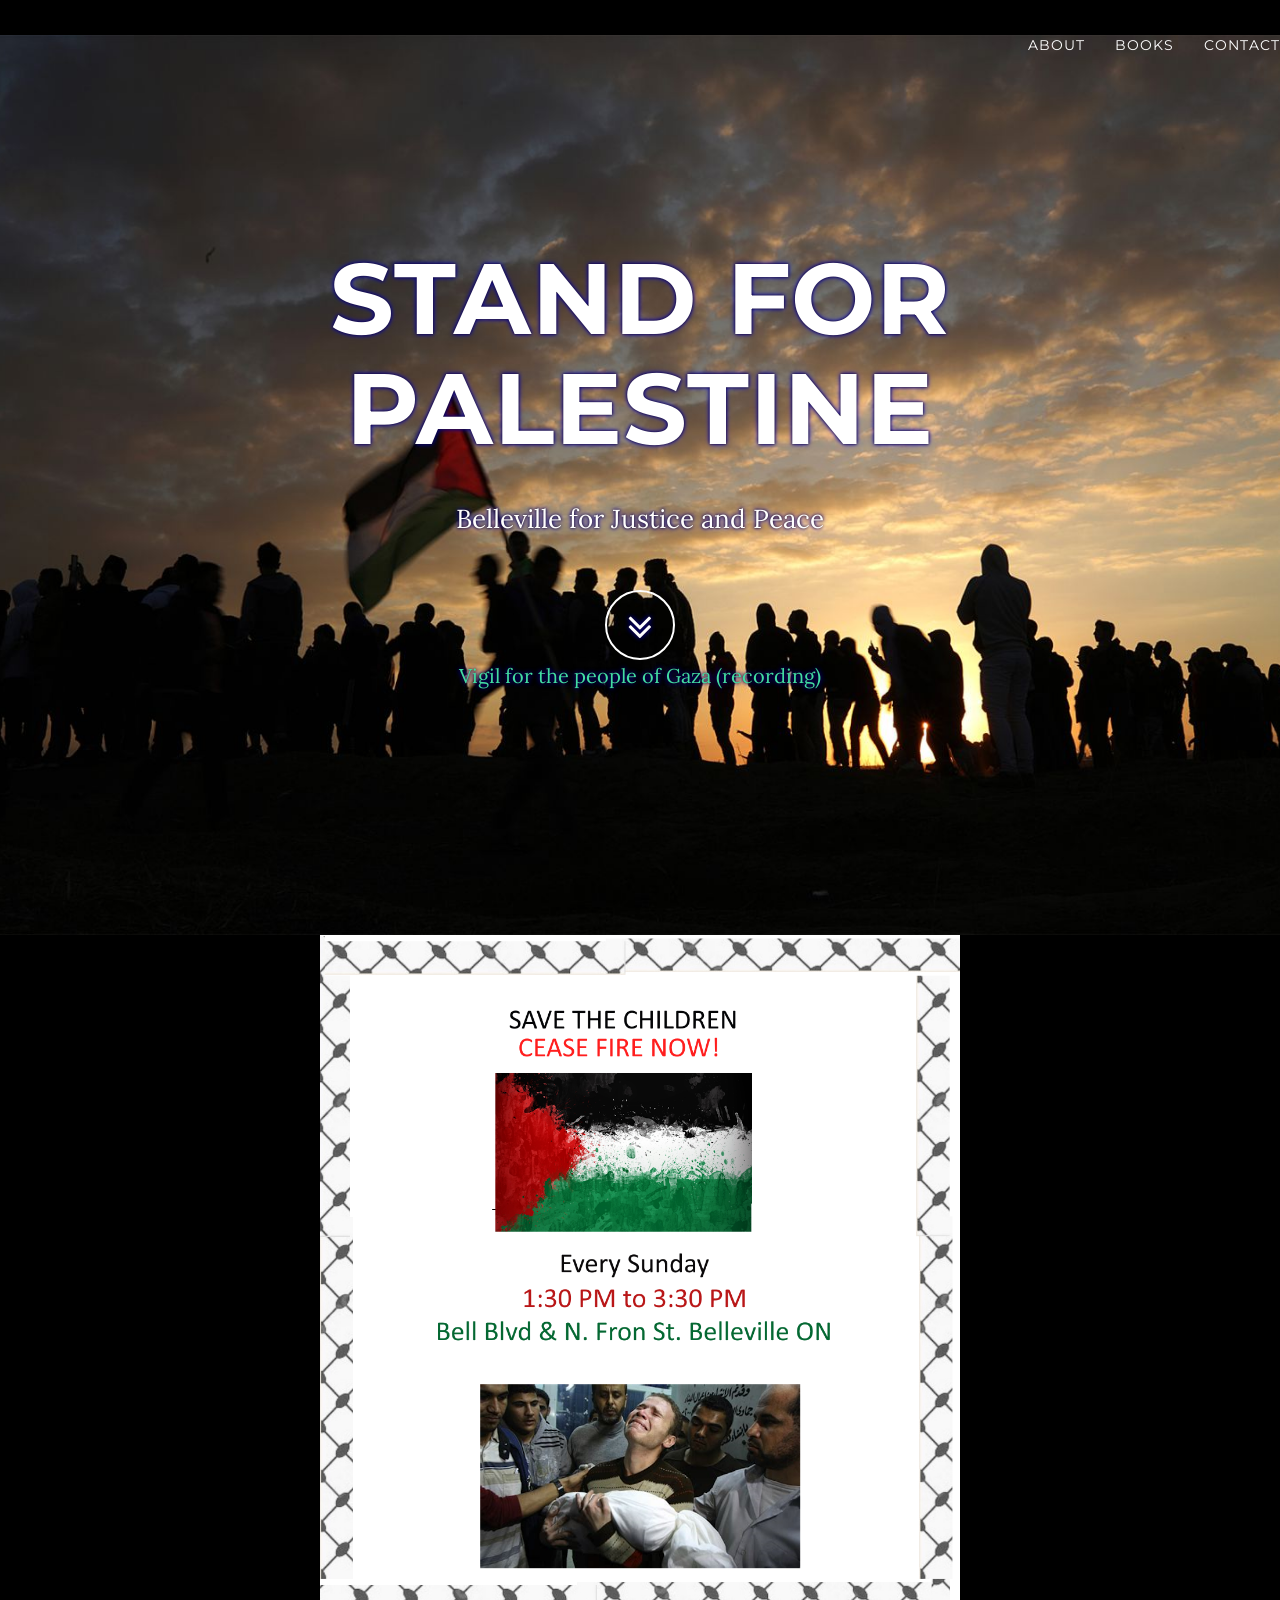
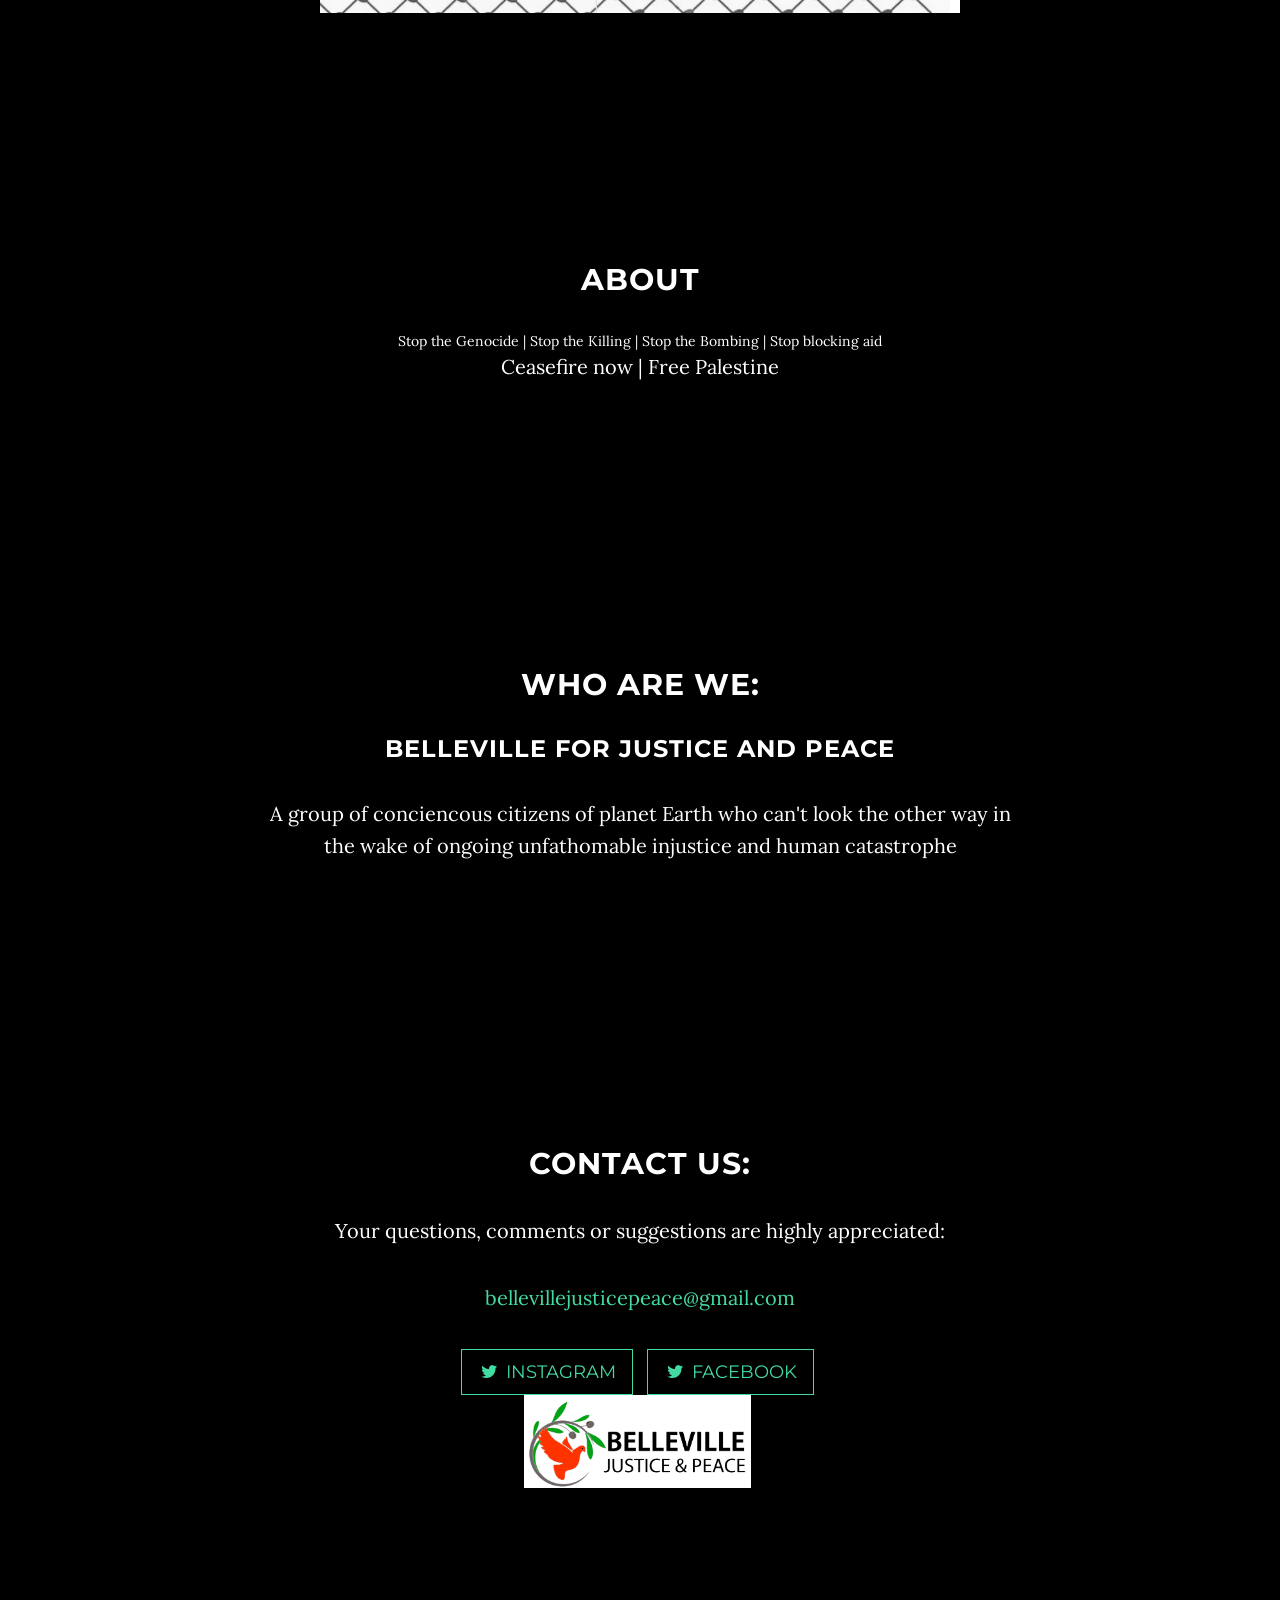
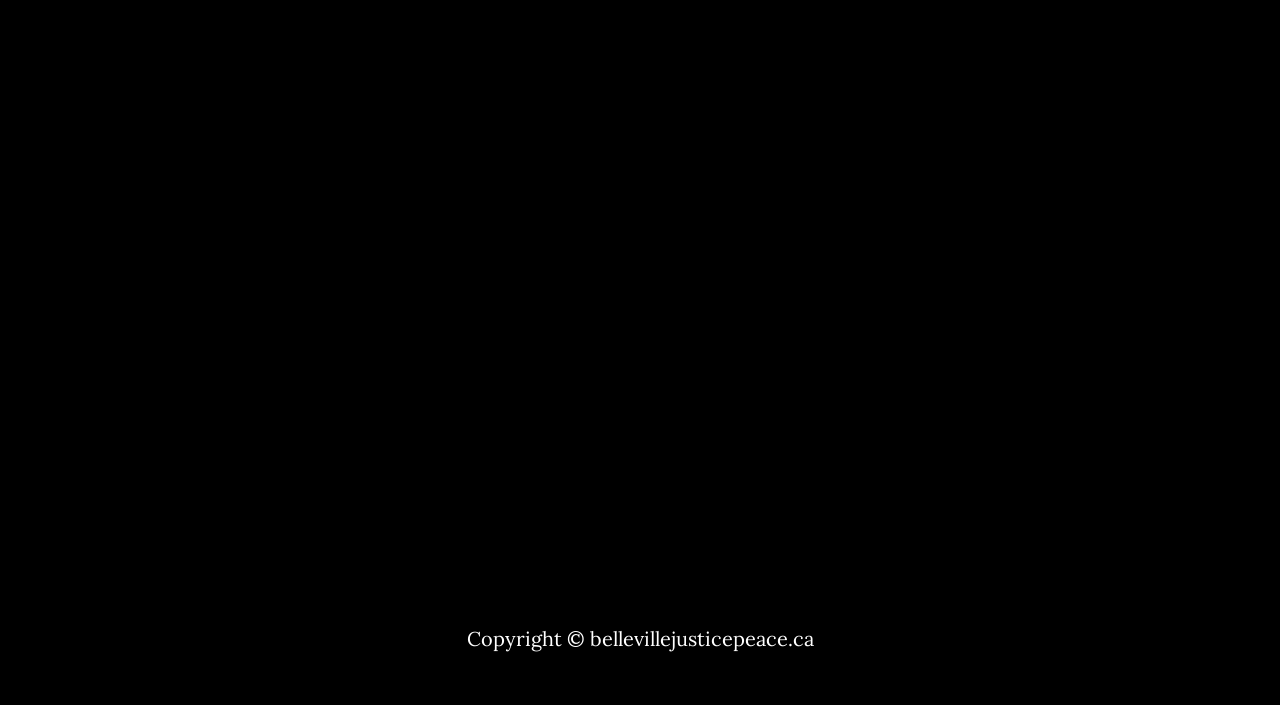
<file: index.html>
<!DOCTYPE html>
<html lang="en">

<head>

    <meta charset="utf-8">
    <meta http-equiv="X-UA-Compatible" content="IE=edge">
    <meta name="viewport" content="width=device-width, initial-scale=1">
    <meta name="description" content="">
    <meta name="author" content="">

    <title>Free Free Palestine</title>

    <!-- Bootstrap Core CSS -->
    <link href="css/bootstrap.min.css" rel="stylesheet">

    <!-- Custom CSS -->
    <link href="css/grayscale.css" rel="stylesheet">

    <!-- Custom Fonts -->
    <link href="font-awesome/css/font-awesome.min.css" rel="stylesheet" type="text/css">
    <link href="http://fonts.googleapis.com/css?family=Lora:400,700,400italic,700italic" rel="stylesheet" type="text/css">
    <link href="http://fonts.googleapis.com/css?family=Montserrat:400,700" rel="stylesheet" type="text/css">

    <!-- HTML5 Shim and Respond.js IE8 support of HTML5 elements and media queries -->
    <!-- WARNING: Respond.js doesn't work if you view the page via file:// -->
    <!--[if lt IE 9]>
        <script src="https://oss.maxcdn.com/libs/html5shiv/3.7.0/html5shiv.js"></script>
        <script src="https://oss.maxcdn.com/libs/respond.js/1.4.2/respond.min.js"></script>
    <![endif]-->

</head>

<body id="page-top" data-spy="scroll" data-target=".navbar-fixed-top">

    <!-- Navigation -->
    <nav class="navbar navbar-custom navbar-fixed-top" role="navigation">
        <!-- div class="container">
            <div class="navbar-header">
                <button type="button" class="navbar-toggle" data-toggle="collapse" data-target=".navbar-main-collapse">
                    <i class="fa fa-bars"></i>
                </button>
                <a class="navbar-brand page-scroll" href="#page-top">
                    <i class="fa fa-play-circle"></i>  <span class="light">Start</span> Bootstrap
                </a>
            </div -->

            <!-- Collect the nav links, forms, and other content for toggling -->
            <div class="collapse navbar-collapse navbar-right navbar-main-collapse">
                <ul class="nav navbar-nav">
                    <!-- Hidden li included to remove active class from about link when scrolled up past about section -->
                    <li class="hidden">
                        <a href="#page-top"></a>
                    </li>
                    <li>
                        <a class="page-scroll" href="#about">About</a>
                    </li>
                    <li>
                        <a href="/books/">Books</a>
                    </li>
                    <li>
                        <a class="page-scroll" href="#contact">Contact</a>
                    </li>
                </ul>
            </div>
            <!-- /.navbar-collapse -->
        </div>
        <!-- /.container -->
    </nav>

<p>

    <!-- Intro Header -->
    <header class="intro">
        <div class="intro-body">
            <div class="container">
                <div class="row">
                    <div class="col-md-8 col-md-offset-2">
                        <h1 class="brand-heading">Stand for Palestine</h1>
	
                        <p class="intro-text">Belleville for Justice and Peace</p>
                        <a href="#about" class="btn btn-circle page-scroll">
                            <i class="fa fa-angle-double-down animated"></i>
                        </a>
		<p><a href=https://youtu.be/JEOHJ2IHMQM>Vigil for the people of Gaza (recording)</a>
                    </div>
                </div>
            </div>
        </div>
    </header>


    <center>
        <image src="img/Palestine-Press.png" width=50% height=auto></image>
    </center>

    <!-- About Section -->
    <section id="about" class="container content-section text-center">
        <div class="row">
            <div class="col-lg-8 col-lg-offset-2">
                <h2>About</h2>
				Stop the Genocide | Stop the Killing | Stop the Bombing | Stop blocking aid
				<p>Ceasefire now | Free Palestine
				
				</p>
            </div>
        </div>
    </section>

    <section id="about" class="container content-section text-center">
        <div class="row">
            <div class="col-lg-8 col-lg-offset-2">
                <h2>Who are we:</h2>
                <h3>Belleville for Justice and Peace</h3>
				<p>A group of conciencous citizens of planet Earth who can't look the other way in the wake of ongoing unfathomable injustice and human catastrophe</b>
				</p>
            </div>
        </div>
    </section>

    <!-- Contact Section -->
    <section id="contact" class="container content-section text-center">
        <div class="row">
            <div class="col-lg-8 col-lg-offset-2">
                <h2>Contact us:</h2>
                <p>Your questions, comments or suggestions are highly appreciated:</p>
                <p><a href="mailto:bellevillejusticepeace@gmail.com">bellevillejusticepeace@gmail.com</a>
                </p>

                <ul class="list-inline banner-social-buttons">
                    <li>
                        <a href="https://www.instagram.com/bellevilleforjusticeandpeace" class="btn btn-default btn-lg"><i class="fa fa-twitter fa-fw"></i> <span class="network-name">Instagram</span></a>
                    </li>
                  <li>
                        <a href="https://www.facebook.com/belleville.for.justice/" class="btn btn-default btn-lg"><i class="fa fa-twitter fa-fw"></i> <span class="network-name">Facebook</span></a>
                    </li>
<!--
                    <li>
                        <a href="https://github.com/IronSummitMedia/startbootstrap" class="btn btn-default btn-lg"><i class="fa fa-github fa-fw"></i> <span class="network-name">Github</span></a>
                    </li>
                    <li>
                        <a href="https://plus.google.com/+Startbootstrap/posts" class="btn btn-default btn-lg"><i class="fa fa-google-plus fa-fw"></i> <span class="network-name">Google+</span></a>
                    </li>
                </ul>
-->
            <p>
            <img src="img/logo.png" width="30%" />
            </div>
        </div>
    </section>

    <!-- Map Section -->
    <div id="map"></div>

    <!-- Footer -->
    <footer>
        <div class="container text-center">
            <p>Copyright &copy; bellevillejusticepeace.ca</p>
        </div>
    </footer>

    <!-- jQuery -->
    <script src="js/jquery.js"></script>

    <!-- Bootstrap Core JavaScript -->
    <script src="js/bootstrap.min.js"></script>

    <!-- Plugin JavaScript -->
    <script src="js/jquery.easing.min.js"></script>

    <!-- Google Maps API Key - Use your own API key to enable the map feature. More information on the Google Maps API can be found at https://developers.google.com/maps/ -->
    <!-- script type="text/javascript" src="https://maps.googleapis.com/maps/api/js?key=AIzaSyCRngKslUGJTlibkQ3FkfTxj3Xss1UlZDA&sensor=false"></script -->

    <!-- Custom Theme JavaScript -->
    <script src="js/grayscale.js"></script>

</body>

</html>
</file>
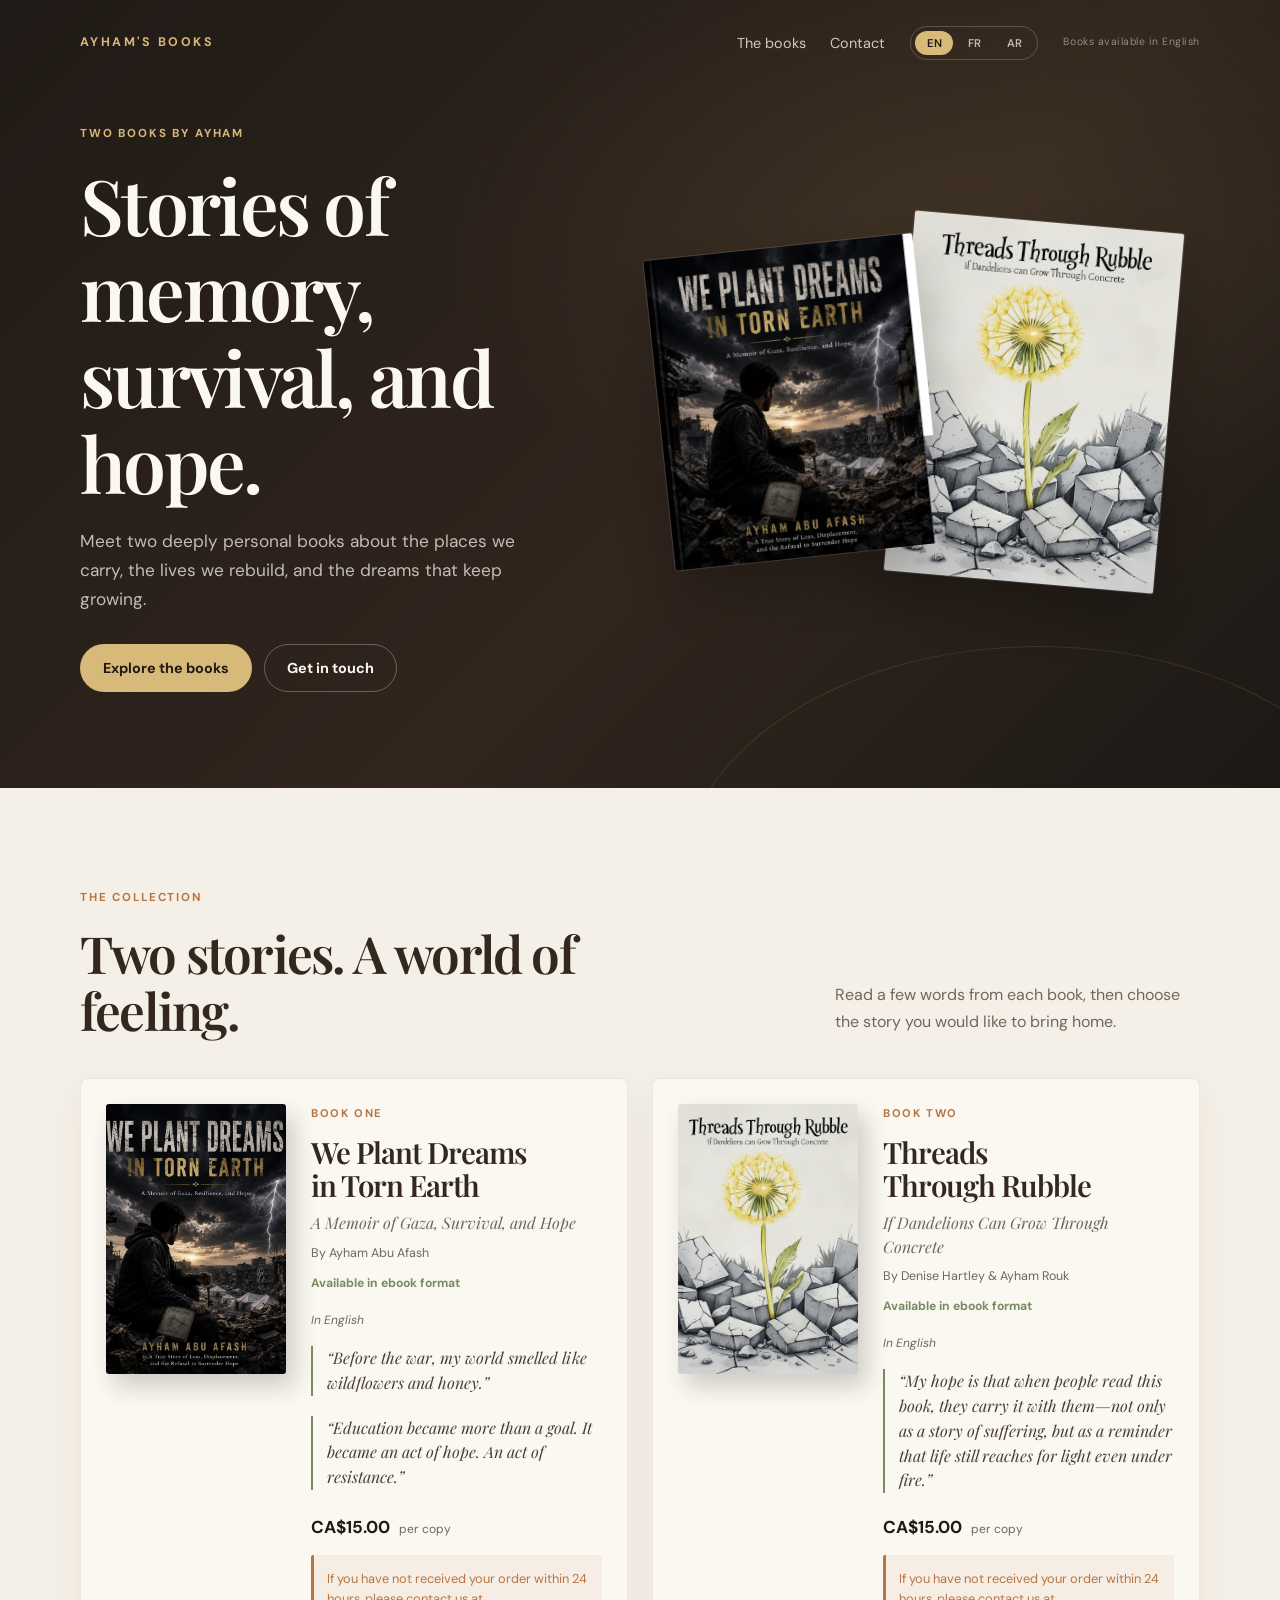
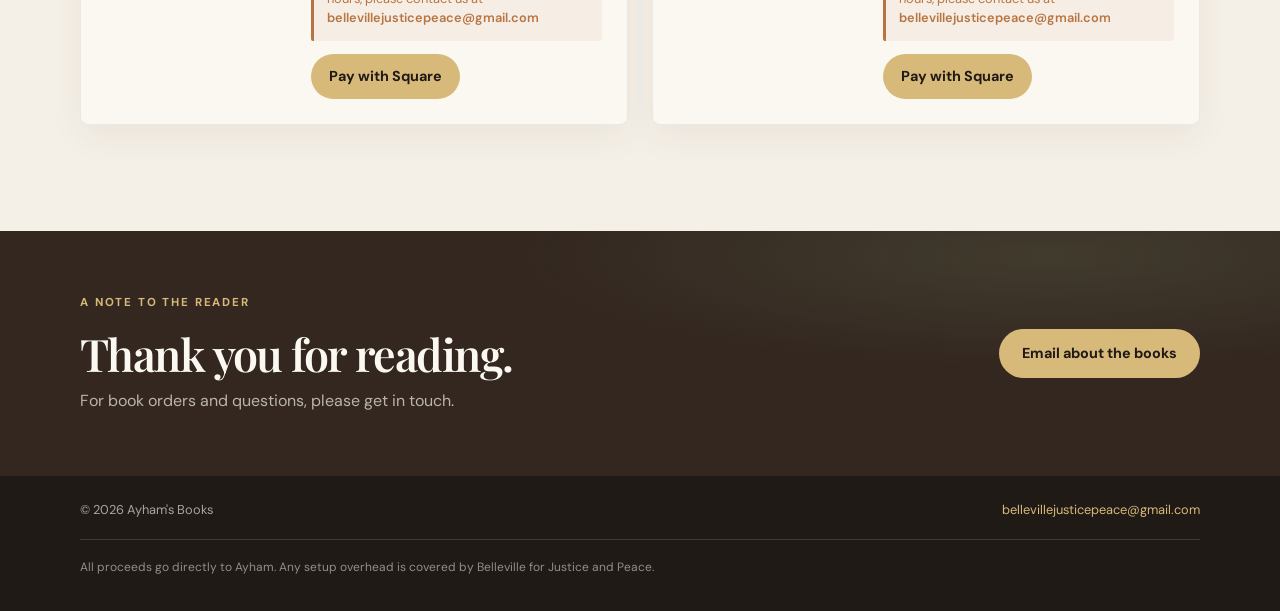
<file: books/index.html>
<!DOCTYPE html>
<html lang="en" dir="ltr">
<head>
  <meta charset="utf-8">
  <meta name="viewport" content="width=device-width, initial-scale=1">
  <meta name="description" content="Discover two books by Ayham: We Plant Dreams in Torn Earth and Threads Through Rubble.">
  <meta name="theme-color" content="#201a16">
  <title>Books by Ayham — Stories of memory and hope</title>
  <link rel="preconnect" href="https://fonts.googleapis.com">
  <link rel="preconnect" href="https://fonts.gstatic.com" crossorigin>
  <link href="https://fonts.googleapis.com/css2?family=DM+Sans:wght@400;500;600;700&family=Playfair+Display:wght@500;600;700&display=swap" rel="stylesheet">
  <style>
    :root {
      color-scheme: light;
      --ink: #29231f;
      --muted: #71665c;
      --paper: #f5f0e7;
      --paper-light: #fbf8f2;
      --paper-dark: #e9dfd0;
      --soil: #201a16;
      --soil-soft: #332720;
      --clay: #b77543;
      --sage: #788b62;
      --gold: #d7b979;
      --serif: "Playfair Display", Georgia, serif;
      --sans: "DM Sans", Arial, sans-serif;
    }

    * { box-sizing: border-box; }
    html { scroll-behavior: smooth; }
    body {
      margin: 0;
      color: var(--ink);
      background: var(--paper);
      font: 16px/1.7 var(--sans);
    }

    img { display: block; max-width: 100%; }
    a { color: inherit; }
    button, a { -webkit-tap-highlight-color: transparent; }
    :focus-visible { outline: 3px solid var(--sage); outline-offset: 4px; }

    h1, h2, h3, p { margin-top: 0; }
    h1, h2, h3 {
      font-family: var(--serif);
      font-weight: 600;
      line-height: 1.12;
      letter-spacing: -0.035em;
    }

    .wrap {
      width: min(1120px, calc(100% - 48px));
      margin-inline: auto;
    }

    .hero {
      position: relative;
      overflow: hidden;
      min-height: 680px;
      color: var(--paper-light);
      background:
        radial-gradient(ellipse at 75% 30%, rgba(108, 91, 62, 0.26), transparent 38%),
        linear-gradient(135deg, #201a16 0%, #31251d 58%, #1c1915 100%);
    }

    .hero::after {
      position: absolute;
      right: -120px;
      bottom: -340px;
      width: 720px;
      height: 480px;
      border: 1px solid rgba(215, 185, 121, 0.14);
      border-radius: 50%;
      content: "";
      pointer-events: none;
    }

    .site-header {
      position: relative;
      z-index: 1;
      display: flex;
      align-items: center;
      justify-content: space-between;
      gap: 24px;
      padding-block: 25px;
    }

    .brand {
      color: var(--gold);
      font-size: 0.78rem;
      font-weight: 700;
      letter-spacing: 0.2em;
      text-decoration: none;
      text-transform: uppercase;
    }

    .nav-group, .nav-links {
      display: flex;
      align-items: center;
    }

    .nav-group { gap: 25px; }
    .nav-links { gap: 24px; }

    .nav-links a {
      color: rgba(251, 248, 242, 0.78);
      font-size: 0.9rem;
      text-decoration: none;
      transition: color 160ms ease;
    }

    .nav-links a:hover { color: var(--gold); }

    .lang-toggle {
      display: inline-flex;
      gap: 2px;
      padding: 4px;
      border: 1px solid rgba(255,255,255,0.2);
      border-radius: 999px;
    }

    .lang-toggle button {
      min-width: 38px;
      padding: 5px 8px;
      color: rgba(255,255,255,0.68);
      background: transparent;
      border: 0;
      border-radius: 999px;
      font: 600 0.7rem var(--sans);
      cursor: pointer;
    }

    .lang-toggle button.active {
      color: var(--soil);
      background: var(--gold);
    }

    .lang-note {
      margin-top: 8px;
      font-size: 0.65rem;
      color: rgba(251,248,242,0.48);
      letter-spacing: 0.05em;
    }

    .hero-grid {
      position: relative;
      z-index: 1;
      display: grid;
      grid-template-columns: 0.92fr 1.08fr;
      align-items: center;
      gap: 42px;
      min-height: 565px;
      padding-block: 38px 96px;
    }

    .eyebrow, .section-kicker {
      display: block;
      margin-bottom: 17px;
      color: var(--clay);
      font-size: 0.72rem;
      font-weight: 700;
      letter-spacing: 0.16em;
      text-transform: uppercase;
    }

    .hero .eyebrow { color: var(--gold); }

    .hero h1 {
      max-width: 620px;
      margin-bottom: 22px;
      font-size: clamp(3.2rem, 6vw, 5.7rem);
    }

    .hero-copy {
      max-width: 455px;
      margin-bottom: 29px;
      color: rgba(251, 248, 242, 0.72);
      font-size: 1.08rem;
    }

    .hero-books {
      position: relative;
      display: flex;
      width: min(100%, 620px);
      align-items: center;
      justify-self: end;
      padding: 38px 24px 48px;
    }

    .hero-books img {
      width: 51%;
      border: 1px solid rgba(255,255,255,0.12);
      border-radius: 3px;
      filter: drop-shadow(0 28px 32px rgba(0,0,0,0.26));
    }

    .hero-books img:first-child {
      z-index: 1;
      transform: rotate(-6deg) translateX(16px);
    }

    .hero-books img:last-child {
      transform: rotate(5deg) translateX(-16px);
    }

    .hero-cta {
      display: flex;
      flex-wrap: wrap;
      align-items: center;
      gap: 12px;
    }

    .button {
      display: inline-flex;
      min-height: 48px;
      align-items: center;
      justify-content: center;
      padding: 11px 22px;
      border: 1px solid transparent;
      border-radius: 999px;
      font-size: 0.9rem;
      font-weight: 700;
      text-align: center;
      text-decoration: none;
      transition: transform 160ms ease, background 160ms ease, border-color 160ms ease;
    }

    .button:hover { transform: translateY(-2px); }
    .button-primary { color: var(--soil); background: var(--gold); }
    .button-primary:hover { background: #e2c98e; }
    .button-quiet {
      color: var(--paper-light);
      border-color: rgba(255,255,255,0.28);
    }

    .button-quiet:hover { border-color: var(--gold); }

    .books-section {
      padding: 100px 0 106px;
    }

    .section-heading {
      display: flex;
      align-items: end;
      justify-content: space-between;
      gap: 32px;
      margin-bottom: 38px;
    }

    .section-heading h2 {
      max-width: 590px;
      margin-bottom: 0;
      color: var(--soil-soft);
      font-size: clamp(2.4rem, 4vw, 3.65rem);
    }

    .section-heading p {
      max-width: 365px;
      margin-bottom: 4px;
      color: var(--muted);
    }

    .maintenance-notice {
      padding: 14px 13px;
      margin-bottom: 13px;
      background: rgba(184, 117, 67, 0.08);
      border-left: 3px solid var(--clay);
      border-radius: 2px;
      font-size: 0.8rem;
      line-height: 1.5;
      color: var(--clay);
    }

    .maintenance-notice a {
      color: var(--clay);
      font-weight: 600;
      text-decoration: none;
    }

    .maintenance-notice a:hover {
      text-decoration: underline;
    }

    .book-grid {
      display: grid;
      grid-template-columns: repeat(2, minmax(0, 1fr));
      align-items: stretch;
      gap: 24px;
    }

    .book-card {
      display: grid;
      grid-template-columns: minmax(140px, 0.62fr) minmax(0, 1fr);
      gap: 25px;
      min-height: 432px;
      padding: 25px;
      background: var(--paper-light);
      border: 1px solid rgba(47, 37, 29, 0.08);
      border-radius: 8px;
      box-shadow: 0 12px 35px rgba(49, 39, 31, 0.055);
    }

    .book-cover {
      align-self: start;
      overflow: hidden;
      border-radius: 3px;
      box-shadow: 8px 12px 23px rgba(28, 22, 17, 0.2);
    }

    .book-cover img {
      width: 100%;
      aspect-ratio: 2 / 3;
      object-fit: cover;
    }

    .book-details {
      display: flex;
      flex-direction: column;
      align-items: flex-start;
    }

    .book-number {
      margin: 0 0 13px;
      color: var(--clay);
      font-size: 0.7rem;
      font-weight: 700;
      letter-spacing: 0.14em;
      text-transform: uppercase;
    }

    .book-card h3 {
      margin-bottom: 10px;
      color: var(--soil-soft);
      font-size: clamp(1.55rem, 2.3vw, 2.15rem);
      text-wrap: balance;
    }

    .book-subtitle {
      margin-bottom: 8px;
      color: var(--muted);
      font-family: var(--serif);
      font-size: 1rem;
      font-style: italic;
      line-height: 1.45;
    }

    .book-author {
      margin-bottom: 18px;
      color: var(--muted);
      font-size: 0.78rem;
    }

    .ebook-note {
      margin: -9px 0 16px;
      color: var(--sage);
      font-size: 0.76rem;
      font-weight: 700;
    }

    .book-language-note {
      margin: 0 0 16px;
      color: var(--muted);
      font-size: 0.75rem;
      font-style: italic;
    }

    .excerpt {
      position: relative;
      margin: 0 0 20px;
      padding-inline-start: 14px;
      color: #4a3e34;
      border-inline-start: 2px solid var(--sage);
      font-family: var(--serif);
      font-size: 1rem;
      font-style: italic;
      line-height: 1.55;
    }

    .book-price {
      margin: auto 0 13px;
      color: var(--soil);
      font-size: 1.08rem;
      font-weight: 700;
    }

    .book-price span {
      margin-inline-start: 5px;
      color: var(--muted);
      font-size: 0.75rem;
      font-weight: 400;
    }

    .book-card .button { min-height: 43px; padding: 9px 17px; }

    .closing {
      padding: 62px 0;
      color: var(--paper-light);
      background:
        radial-gradient(ellipse at 82% 10%, rgba(120,139,98,0.2), transparent 36%),
        var(--soil-soft);
    }

    .closing-inner {
      display: flex;
      align-items: center;
      justify-content: space-between;
      gap: 34px;
    }

    .closing h2 {
      margin-bottom: 8px;
      font-size: clamp(2rem, 3.5vw, 3rem);
    }

    .closing p {
      margin-bottom: 0;
      color: rgba(251,248,242,0.68);
    }

    footer {
      padding: 23px 0;
      color: rgba(251,248,242,0.62);
      background: var(--soil);
      font-size: 0.8rem;
    }

    .footer-inner {
      display: flex;
      justify-content: space-between;
      gap: 20px;
    }

    .footer-note {
      margin-top: 18px;
      padding-top: 18px;
      border-top: 1px solid rgba(251,248,242,0.15);
      color: rgba(251,248,242,0.52);
      font-size: 0.75rem;
      line-height: 1.5;
    }

    footer a { color: var(--gold); text-decoration: none; }

    [dir="rtl"] .section-heading,
    [dir="rtl"] .closing-inner,
    [dir="rtl"] .footer-inner {
      direction: rtl;
    }

    @media (max-width: 920px) {
      .hero-grid { grid-template-columns: 1fr 0.9fr; gap: 20px; }
      .book-card { grid-template-columns: minmax(120px, 0.55fr) minmax(0, 1fr); gap: 18px; padding: 20px; }
    }

    @media (max-width: 700px) {
      .wrap { width: min(100% - 36px, 520px); }
      .hero { min-height: 0; }
      .site-header { padding-block: 18px; }
      .nav-group { gap: 12px; }
      .nav-links { gap: 13px; }
      .nav-links a { font-size: 0.78rem; }
      .hero-grid {
        grid-template-columns: 1fr;
        gap: 17px;
        padding-block: 54px 84px;
      }
      .hero h1 { max-width: 560px; font-size: clamp(3rem, 12vw, 4.5rem); }
      .hero-copy { max-width: 500px; }
      .hero-books { width: min(100%, 480px); justify-self: center; }
      .hero-books img:first-child { transform: rotate(-5deg) translateX(10px); }
      .hero-books img:last-child { transform: rotate(4deg) translateX(-10px); }
      .books-section { padding: 70px 0 76px; }
      .section-heading { display: block; margin-bottom: 27px; }
      .section-heading h2 { margin-bottom: 14px; }
      .book-grid { grid-template-columns: 1fr; gap: 18px; }
      .book-card { grid-template-columns: minmax(120px, 0.42fr) minmax(0, 1fr); min-height: 0; }
      .closing-inner { align-items: flex-start; flex-direction: column; }
    }

    @media (max-width: 420px) {
      .wrap { width: calc(100% - 30px); }
      .brand { font-size: 0.66rem; letter-spacing: 0.14em; }
      .nav-links { gap: 9px; }
      .nav-links a { font-size: 0.72rem; }
      .nav-group { gap: 9px; }
      .lang-toggle { gap: 0; }
      .lang-toggle button { min-width: 32px; padding-inline: 5px; }
      .book-card { grid-template-columns: minmax(95px, 0.35fr) minmax(0, 1fr); gap: 14px; padding: 15px; }
      .book-card h3 { font-size: 1.45rem; }
      .book-author { margin-bottom: 13px; }
      .excerpt { font-size: 0.92rem; }
      .footer-inner { flex-direction: column; gap: 4px; }
    }

    @media (prefers-reduced-motion: reduce) {
      html { scroll-behavior: auto; }
      *, *::before, *::after { transition-duration: 0.01ms !important; }
    }
  </style>
</head>
<body>
  <header class="hero" id="top">
    <div class="wrap">
      <nav class="site-header" aria-label="Main navigation">
        <a class="brand" href="#top">Ayham's Books</a>
        <div class="nav-group">
          <div class="nav-links">
            <a href="#books" data-i18n="navBooks">The books</a>
            <a href="#contact" data-i18n="navContact">Contact</a>
          </div>
          <div class="lang-toggle" role="group" aria-label="Language">
            <button type="button" class="active" data-lang="en" aria-pressed="true">EN</button>
            <button type="button" data-lang="fr" aria-pressed="false">FR</button>
            <button type="button" data-lang="ar" aria-pressed="false">AR</button>
          </div>
          <p class="lang-note" data-i18n="langNote">Books available in English</p>
        </div>
      </nav>

      <div class="hero-grid">
        <div>
          <span class="eyebrow" data-i18n="eyebrow">Two books by Ayham</span>
          <h1 data-i18n="heroTitle">Stories of memory, survival, and hope.</h1>
          <p class="hero-copy" data-i18n="heroCopy">Meet two deeply personal books about the places we carry, the lives we rebuild, and the dreams that keep growing.</p>
          <div class="hero-cta">
            <a class="button button-primary" href="#books" data-i18n="heroButton">Explore the books</a>
            <a class="button button-quiet" href="#contact" data-i18n="contactButton">Get in touch</a>
          </div>
        </div>
        <div class="hero-books" role="group" aria-label="The two book covers">
          <img src="images/plant-dreams.png" alt="Cover of We Plant Dreams in Torn Earth">
          <img src="images/ThreadThroughRubble.png" alt="Cover of Threads Through Rubble">
        </div>
      </div>
    </div>
  </header>

  <main>
    <section class="books-section" id="books">
      <div class="wrap">
        <div class="section-heading">
          <div>
            <span class="section-kicker" data-i18n="sectionKicker">The collection</span>
            <h2 data-i18n="sectionTitle">Two stories. A world of feeling.</h2>
          </div>
          <p data-i18n="sectionIntro">Read a few words from each book, then choose the story you would like to bring home.</p>
        </div>

        <div class="book-grid">
          <article class="book-card">
            <div class="book-cover">
              <img src="images/plant-dreams.png" alt="Cover of We Plant Dreams in Torn Earth">
            </div>
            <div class="book-details">
              <p class="book-number" data-i18n="bookOneLabel">Book one</p>
              <h3 lang="en" dir="ltr">We Plant Dreams in Torn Earth</h3>
              <p class="book-subtitle" data-i18n="bookOneSubtitle">A Memoir of Gaza, Survival, and Hope</p>
              <p class="book-author" data-i18n="bookOneAuthor">By Ayham Abu Afash</p>
              <p class="ebook-note" data-i18n="ebookNote">Available in ebook format</p>
              <p class="book-language-note" data-i18n="bookLanguage">In English</p>
              <blockquote class="excerpt">“Before the war, my world smelled like wildflowers and honey.”</blockquote>
              <blockquote class="excerpt">“Education became more than a goal. It became an act of hope. An act of resistance.”</blockquote>
              <p class="book-price">CA$15.00 <span data-i18n="priceNote">per copy</span></p>
              <div class="maintenance-notice">
                <p style="margin:0;"><span data-i18n="maintenanceText">If you have not received your order within 24 hours, please contact us at</span> <a href="mailto:bellevillejusticepeace@gmail.com">bellevillejusticepeace@gmail.com</a></p>
              </div>
              <a class="button button-primary" href="https://square.link/u/GL1VQ7Og" data-i18n="buyOne">Pay with Square</a>
            </div>
          </article>

          <article class="book-card">
            <div class="book-cover">
              <img src="images/ThreadThroughRubble.png" alt="Cover of Threads Through Rubble">
            </div>
            <div class="book-details">
              <p class="book-number" data-i18n="bookTwoLabel">Book two</p>
              <h3 lang="en" dir="ltr">Threads Through Rubble</h3>
              <p class="book-subtitle" data-i18n="bookTwoSubtitle">If Dandelions Can Grow Through Concrete</p>
              <p class="book-author" data-i18n="bookTwoAuthor">By Denise Hartley &amp; Ayham Rouk</p>
              <p class="ebook-note" data-i18n="ebookNote">Available in ebook format</p>
              <p class="book-language-note" data-i18n="bookLanguage">In English</p>
              <blockquote class="excerpt">“My hope is that when people read this book, they carry it with them—not only as a story of suffering, but as a reminder that life still reaches for light even under fire.”</blockquote>
              <p class="book-price">CA$15.00 <span data-i18n="priceNote">per copy</span></p>
              <div class="maintenance-notice">
                <p style="margin:0;"><span data-i18n="maintenanceText">If you have not received your order within 24 hours, please contact us at</span> <a href="mailto:bellevillejusticepeace@gmail.com">bellevillejusticepeace@gmail.com</a></p>
              </div>
              <a class="button button-primary" href="https://square.link/u/SZH9eqgf" data-i18n="buyTwo">Pay with Square</a>
            </div>
          </article>
        </div>
      </div>
    </section>

    <section class="closing" id="contact">
      <div class="wrap closing-inner">
        <div>
          <span class="section-kicker" style="color:var(--gold)" data-i18n="closingKicker">A note to the reader</span>
          <h2 data-i18n="closingTitle">Thank you for reading.</h2>
          <p data-i18n="closingCopy">For book orders and questions, please get in touch.</p>
        </div>
        <a class="button button-primary" href="mailto:bellevillejusticepeace@gmail.com" data-i18n="emailButton">Email about the books</a>
      </div>
    </section>
  </main>

  <footer>
    <div class="wrap">
      <div class="footer-inner">
        <span>© <span id="year"></span> <span data-i18n="copyright">Ayham's Books</span></span>
        <a href="mailto:bellevillejusticepeace@gmail.com">bellevillejusticepeace@gmail.com</a>
      </div>
      <p class="footer-note" data-i18n="footnote">All proceeds go directly to Ayham. Any setup overhead is covered by Belleville for Justice and Peace.</p>
    </div>
  </footer>

  <script>
    const translations = {
      en: {
        navBooks: "The books",
        navContact: "Contact",
        eyebrow: "Two books by Ayham",
        heroTitle: "Stories of memory, survival, and hope.",
        heroCopy: "Meet two deeply personal books about the places we carry, the lives we rebuild, and the dreams that keep growing.",
        heroButton: "Explore the books",
        contactButton: "Get in touch",
        sectionKicker: "The collection",
        sectionTitle: "Two stories. A world of feeling.",
        sectionIntro: "Read a few words from each book, then choose the story you would like to bring home.",
        bookOneLabel: "Book one",
        bookOneSubtitle: "A Memoir of Gaza, Survival, and Hope",
        bookOneAuthor: "By Ayham Abu Afash",
        ebookNote: "Available in ebook format",
        bookTwoLabel: "Book two",
        bookTwoSubtitle: "If Dandelions Can Grow Through Concrete",
        bookTwoAuthor: "By Denise Hartley & Ayham Rouk",
        priceNote: "per copy",
        buyOne: "Pay with Square",
        buyTwo: "Pay with Square",
        closingKicker: "A note to the reader",
        closingTitle: "Thank you for reading.",
        closingCopy: "For book orders and questions, please get in touch.",
        emailButton: "Email about the books",
        copyright: "Ayham's Books",
        footnote: "All proceeds go directly to Ayham. Any setup overhead is covered by Belleville for Justice and Peace.",
        langNote: "Books available in English",
        bookLanguage: "In English",
        maintenanceText: "If you have not received your order within 24 hours, please contact us at"
      },
      fr: {
        navBooks: "Les livres",
        navContact: "Contact",
        eyebrow: "Deux livres d'Ayham",
        heroTitle: "Histoires de mémoire, de survie et d'espoir.",
        heroCopy: "Découvrez deux livres profondément personnels sur les lieux que nous portons, les vies que nous reconstruisons et les rêves qui continuent de grandir.",
        heroButton: "Explorer les livres",
        contactButton: "Nous contacter",
        sectionKicker: "La collection",
        sectionTitle: "Deux histoires. Un monde d'émotions.",
        sectionIntro: "Lisez quelques extraits de chaque livre, puis choisissez l'histoire que vous souhaitez emporter chez vous.",
        bookOneLabel: "Premier livre",
        bookOneSubtitle: "Un mémoire de Gaza, de survie et d'espoir",
        bookOneAuthor: "Par Ayham Abu Afash",
        ebookNote: "Disponible en format numérique",
        bookTwoLabel: "Deuxième livre",
        bookTwoSubtitle: "Si les pissenlits peuvent pousser à travers le béton",
        bookTwoAuthor: "Par Denise Hartley et Ayham Rouk",
        priceNote: "par exemplaire",
        buyOne: "Payer avec Square",
        buyTwo: "Payer avec Square",
        closingKicker: "Un mot pour le lecteur",
        closingTitle: "Merci de votre lecture.",
        closingCopy: "Pour les commandes de livres ou des questions, n'hésitez pas à nous contacter.",
        emailButton: "Nous écrire au sujet des livres",
        copyright: "Les livres d'Ayham",
        footnote: "Tous les profits vont directement à Ayham. Les frais de configuration sont couverts par Belleville pour la Justice et la Paix.",
        langNote: "Livres disponibles en anglais",
        bookLanguage: "En anglais",
        maintenanceText: "Si vous n'avez pas reçu votre commande dans les 24 heures, veuillez nous contacter à"
      },
      ar: {
        navBooks: "الكتابان",
        navContact: "تواصل",
        eyebrow: "كتابان لأيهم",
        heroTitle: "قصص عن الذاكرة والصمود والأمل.",
        heroCopy: "كتابان شخصيان عن الأماكن التي نحملها في قلوبنا، والحياة التي نعيد بناءها، والأحلام التي تواصل النمو.",
        heroButton: "اكتشف الكتابين",
        contactButton: "تواصل معنا",
        sectionKicker: "المجموعة",
        sectionTitle: "قصتان، ومشاعر كثيرة.",
        sectionIntro: "اقرأ مقتطفات من كل كتاب، ثم اختر القصة التي تود أن تصطحبها معك.",
        bookOneLabel: "الكتاب الأول",
        bookOneSubtitle: "مذكرات عن غزة والصمود والأمل",
        bookOneAuthor: "بقلم أيهم أبو عفش",
        ebookNote: "متاح بصيغة كتاب إلكتروني",
        bookTwoLabel: "الكتاب الثاني",
        bookTwoSubtitle: "إذا كانت الهندباء تنمو عبر الخرسانة",
        bookTwoAuthor: "بقلم Denise Hartley وأيهم روك",
        priceNote: "للكتاب",
        buyOne: "الدفع عبر Square",
        buyTwo: "الدفع عبر Square",
        closingKicker: "كلمة للقارئ",
        closingTitle: "شكرًا لقراءتكم.",
        closingCopy: "لطلب الكتب أو للاستفسار، يسعدنا تواصلكم معنا.",
        emailButton: "راسلنا بشأن الكتب",
        copyright: "كتب أيهم",
        footnote: "جميع الأرباح تذهب مباشرة إلى أيهم. أي نفقات إعداد يتحملها مركز بيلفيل من أجل العدالة والسلام.",
        langNote: "الكتب متوفرة باللغة الإنجليزية",
        bookLanguage: "باللغة الإنجليزية",
        maintenanceText: "إذا لم تتلق طلبك خلال 24 ساعة، يرجى الاتصال بنا على"
      }
    };

    function applyLanguage(language) {
      const copy = translations[language];
      document.documentElement.lang = language;
      document.documentElement.dir = language === "ar" ? "rtl" : "ltr";

      document.querySelectorAll("[data-i18n]").forEach((element) => {
        const key = element.dataset.i18n;
        element.textContent = copy[key];
      });

      document.querySelectorAll("[data-lang]").forEach((button) => {
        const active = button.dataset.lang === language;
        button.classList.toggle("active", active);
        button.setAttribute("aria-pressed", String(active));
      });
    }

    document.getElementById("year").textContent = new Date().getFullYear();
    document.querySelectorAll("[data-lang]").forEach((button) => {
      button.addEventListener("click", () => applyLanguage(button.dataset.lang));
    });

    applyLanguage("en");
  </script>
</body>
</html>
</file>
<file: css/grayscale.css>
/*!
 * Start Bootstrap - Grayscale Bootstrap Theme (http://startbootstrap.com)
 * Code licensed under the Apache License v2.0.
 * For details, see http://www.apache.org/licenses/LICENSE-2.0.
 */

body {
    width: 100%;
    height: 100%;
    font-family: Lora,"Helvetica Neue",Helvetica,Arial,sans-serif;
    color: #fff;
    background-color: #000;
}

html {
    width: 100%;
    height: 100%;
}

h1,
h2,
h3,
h4,
h5,
h6 {
    margin: 0 0 35px;
    text-transform: uppercase;
    font-family: Montserrat,"Helvetica Neue",Helvetica,Arial,sans-serif;
    font-weight: 700;
    letter-spacing: 1px;
}

p {
    margin: 0 0 25px;
    font-size: 18px;
    line-height: 1.5;
}

@media(min-width:768px) {
    p {
        margin: 0 0 35px;
        font-size: 20px;
        line-height: 1.6;
    }
}

a {
    color: #42dca3;
    -webkit-transition: all .2s ease-in-out;
    -moz-transition: all .2s ease-in-out;
    transition: all .2s ease-in-out;
}

a:hover,
a:focus {
    text-decoration: none;
    color: #1d9b6c;
}

.light {
    font-weight: 400;
}

.navbar-custom {
    margin-bottom: 0;
    border-bottom: 1px solid rgba(255,255,255,.3);
    text-transform: uppercase;
    font-family: Montserrat,"Helvetica Neue",Helvetica,Arial,sans-serif;
    background-color: #000;
}

.navbar-custom .navbar-brand {
    font-weight: 700;
}

.navbar-custom .navbar-brand:focus {
    outline: 0;
}

.navbar-custom .navbar-brand .navbar-toggle {
    padding: 4px 6px;
    font-size: 16px;
    color: #fff;
}

.navbar-custom .navbar-brand .navbar-toggle:focus,
.navbar-custom .navbar-brand .navbar-toggle:active {
    outline: 0;
}

.navbar-custom a {
    color: #fff;
}

.navbar-custom .nav li a {
    -webkit-transition: background .3s ease-in-out;
    -moz-transition: background .3s ease-in-out;
    transition: background .3s ease-in-out;
}

.navbar-custom .nav li a:hover {
    outline: 0;
    color: rgba(255,255,255,.8);
    background-color: transparent;
}

.navbar-custom .nav li a:focus,
.navbar-custom .nav li a:active {
    outline: 0;
    background-color: transparent;
}

.navbar-custom .nav li.active {
    outline: 0;
}

.navbar-custom .nav li.active a {
    background-color: rgba(255,255,255,.3);
}

.navbar-custom .nav li.active a:hover {
    color: #fff;
}

@media(min-width:768px) {
    .navbar-custom {
        padding: 20px 0;
        border-bottom: 0;
        letter-spacing: 1px;
        background: 0 0;
        -webkit-transition: background .5s ease-in-out,padding .5s ease-in-out;
        -moz-transition: background .5s ease-in-out,padding .5s ease-in-out;
        transition: background .5s ease-in-out,padding .5s ease-in-out;
    }

    .navbar-custom.top-nav-collapse {
        padding: 0;
        border-bottom: 1px solid rgba(255,255,255,.3);
        background: #000;
    }
}

.intro {
    display: table;
    width: 100%;
    height: auto;
    padding: 100px 0;
    text-align: center;
    color: #fff;
    background: url(../img/AR7CV4HB44I6PCPI5XWBMN4QCA-1910996053.jpg) no-repeat bottom center scroll;
    background-color: #000;
    -webkit-background-size: cover;
    -moz-background-size: cover;
    background-size: cover;
    -o-background-size: cover;
    text-shadow: 0 0 3px #0f0101, 0 0 5px #0000FF;
}

.intro .intro-body {
    display: table-cell;
    vertical-align: middle;
}

.intro .intro-body .brand-heading {
    font-size: 40px;
}

.intro .intro-body .intro-text {
    font-size: 18px;
}

@media(min-width:768px) {
    .intro {
        height: 100%;
        padding: 0;
    }

    .intro .intro-body .brand-heading {
        font-size: 100px;
    }

    .intro .intro-body .intro-text {
        font-size: 26px;
        text-shadow: 0 0 3px #0f0101, 0 0 5px #0000FF;
    }
}

.btn-circle {
    width: 70px;
    height: 70px;
    margin-top: 15px;
    padding: 7px 16px;
    border: 2px solid #fff;
    border-radius: 100%!important;
    font-size: 40px;
    color: #fff;
    background: 0 0;
    -webkit-transition: background .3s ease-in-out;
    -moz-transition: background .3s ease-in-out;
    transition: background .3s ease-in-out;
}

.btn-circle:hover,
.btn-circle:focus {
    outline: 0;
    color: #fff;
    background: rgba(255,255,255,.1);
}

.btn-circle i.animated {
    -webkit-transition-property: -webkit-transform;
    -webkit-transition-duration: 1s;
    -moz-transition-property: -moz-transform;
    -moz-transition-duration: 1s;
}

.btn-circle:hover i.animated {
    -webkit-animation-name: pulse;
    -moz-animation-name: pulse;
    -webkit-animation-duration: 1.5s;
    -moz-animation-duration: 1.5s;
    -webkit-animation-iteration-count: infinite;
    -moz-animation-iteration-count: infinite;
    -webkit-animation-timing-function: linear;
    -moz-animation-timing-function: linear;
}

@-webkit-keyframes pulse {    
    0 {
        -webkit-transform: scale(1);
        transform: scale(1);
    }

    50% {
        -webkit-transform: scale(1.2);
        transform: scale(1.2);
    }

    100% {
        -webkit-transform: scale(1);
        transform: scale(1);
    }
}

@-moz-keyframes pulse {    
    0 {
        -moz-transform: scale(1);
        transform: scale(1);
    }

    50% {
        -moz-transform: scale(1.2);
        transform: scale(1.2);
    }

    100% {
        -moz-transform: scale(1);
        transform: scale(1);
    }
}

.content-section {
    padding-top: 100px;
}

.download-section {
    width: 100%;
    padding: 50px 0;
    color: #fff;
    background: url(../img/downloads-bg.jpg) no-repeat center center scroll;
    background-color: #000;
    -webkit-background-size: cover;
    -moz-background-size: cover;
    background-size: cover;
    -o-background-size: cover;
}

#map {
    width: 100%;
    height: 200px;
    margin-top: 100px;
}

@media(min-width:767px) {
    .content-section {
        padding-top: 250px;
    }

    .download-section {
        padding: 100px 0;
    }

    #map {
        height: 400px;
        margin-top: 250px;
    }
}

.btn {
    border-radius: 0;
    text-transform: uppercase;
    font-family: Montserrat,"Helvetica Neue",Helvetica,Arial,sans-serif;
    font-weight: 400;
    -webkit-transition: all .3s ease-in-out;
    -moz-transition: all .3s ease-in-out;
    transition: all .3s ease-in-out;
}

.btn-default {
    border: 1px solid #42dca3;
    color: #42dca3;
    background-color: transparent;
}

.btn-default:hover,
.btn-default:focus {
    border: 1px solid #42dca3;
    outline: 0;
    color: #000;
    background-color: #42dca3;
}

ul.banner-social-buttons {
    margin-top: 0;
}

@media(max-width:1199px) {
    ul.banner-social-buttons {
        margin-top: 15px;
    }
}

@media(max-width:767px) {
    ul.banner-social-buttons li {
        display: block;
        margin-bottom: 20px;
        padding: 0;
    }

    ul.banner-social-buttons li:last-child {
        margin-bottom: 0;
    }
}

footer {
    padding: 50px 0;
}

footer p {
    margin: 0;
}

::-moz-selection {
    text-shadow: none;
    background: #fcfcfc;
    background: rgba(255,255,255,.2);
}

::selection {
    text-shadow: none;
    background: #fcfcfc;
    background: rgba(255,255,255,.2);
}

img::selection {
    background: 0 0;
}

img::-moz-selection {
    background: 0 0;
}

body {
    webkit-tap-highlight-color: rgba(255,255,255,.2);
}
</file>
